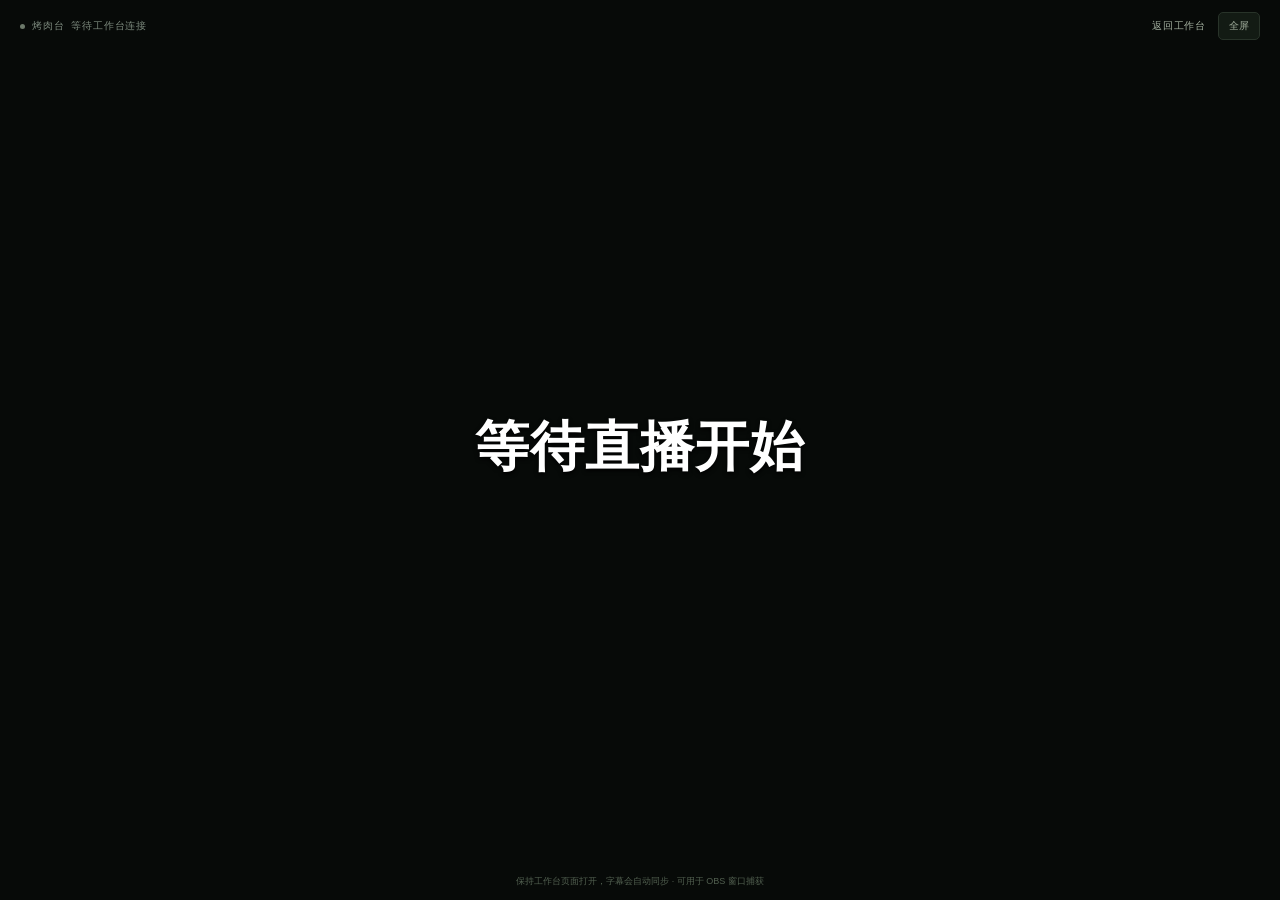
<file: static/overlay.html>
<!doctype html>
<html lang="zh-CN">
<head>
  <meta charset="utf-8">
  <meta name="viewport" content="width=device-width, initial-scale=1">
  <title>烤肉台 · 独立字幕</title>
  <link rel="icon" type="image/svg+xml" sizes="any" href="/static/favicon.svg?v=app-icon-1">
  <style>
    *{box-sizing:border-box}body{margin:0;background:#070a08;color:#fff;font-family:-apple-system,BlinkMacSystemFont,"PingFang SC","Microsoft YaHei",sans-serif;min-height:100vh;display:flex;flex-direction:column}header{display:flex;align-items:center;justify-content:space-between;padding:12px 20px;color:#7c897d;font-size:10px;letter-spacing:.8px}header>span{display:flex;align-items:center;gap:7px}.dot{width:5px;height:5px;border-radius:50%;background:#6b7869}.dot.active{background:#e1774e}button{border:1px solid #283329;background:#131b14;border-radius:5px;color:#a3b09f;padding:6px 10px;font-size:10px;cursor:pointer}button:focus-visible{outline:2px solid #e1774e;outline-offset:3px}main{flex:1;display:flex;flex-direction:column;justify-content:center;text-align:center;padding:12px 35px 35px;overflow-wrap:anywhere}#overlay-zh{font-size:clamp(24px,4.2vw,60px);font-weight:600;line-height:1.65;letter-spacing:1px;margin:0 0 12px;text-shadow:0 2px 4px #000}#overlay-ja{font-size:clamp(14px,2.2vw,30px);font-weight:400;line-height:1.65;color:#bac3b3;margin:0}footer{text-align:center;color:#526050;font-size:9px;padding:0 20px 12px}body:fullscreen header{opacity:.45}body:fullscreen footer{display:none}@media(max-width:450px){main{padding:12px 20px 25px}header{padding:12px 15px}#overlay-zh{font-size:23px}#overlay-ja{font-size:14px}}
  </style>
  <link rel="stylesheet" href="/static/navigation.css?v=ui-navigation-1">
  <script src="/static/navigation.js?v=ui-navigation-1" defer></script>
</head>
<body>
  <header><span><i id="overlay-dot" class="dot"></i>烤肉台 <span id="overlay-status">等待工作台连接</span></span><div class="overlay-navigation"><a data-return-link href="/#workspace">返回工作台</a><button id="overlay-fullscreen" type="button">全屏</button></div></header>
  <main aria-live="polite"><p id="overlay-zh">等待直播开始</p><p id="overlay-ja"></p><p id="overlay-latest" style="font-size:12px;line-height:1.8;color:#82907a;margin:15px 0 0" hidden></p></main>
  <footer id="overlay-help">保持工作台页面打开，字幕会自动同步 · 可用于 OBS 窗口捕获</footer>
  <script src="/static/overlay.js?v=ui-navigation-1" type="module"></script>
</body>
</html>
</file>
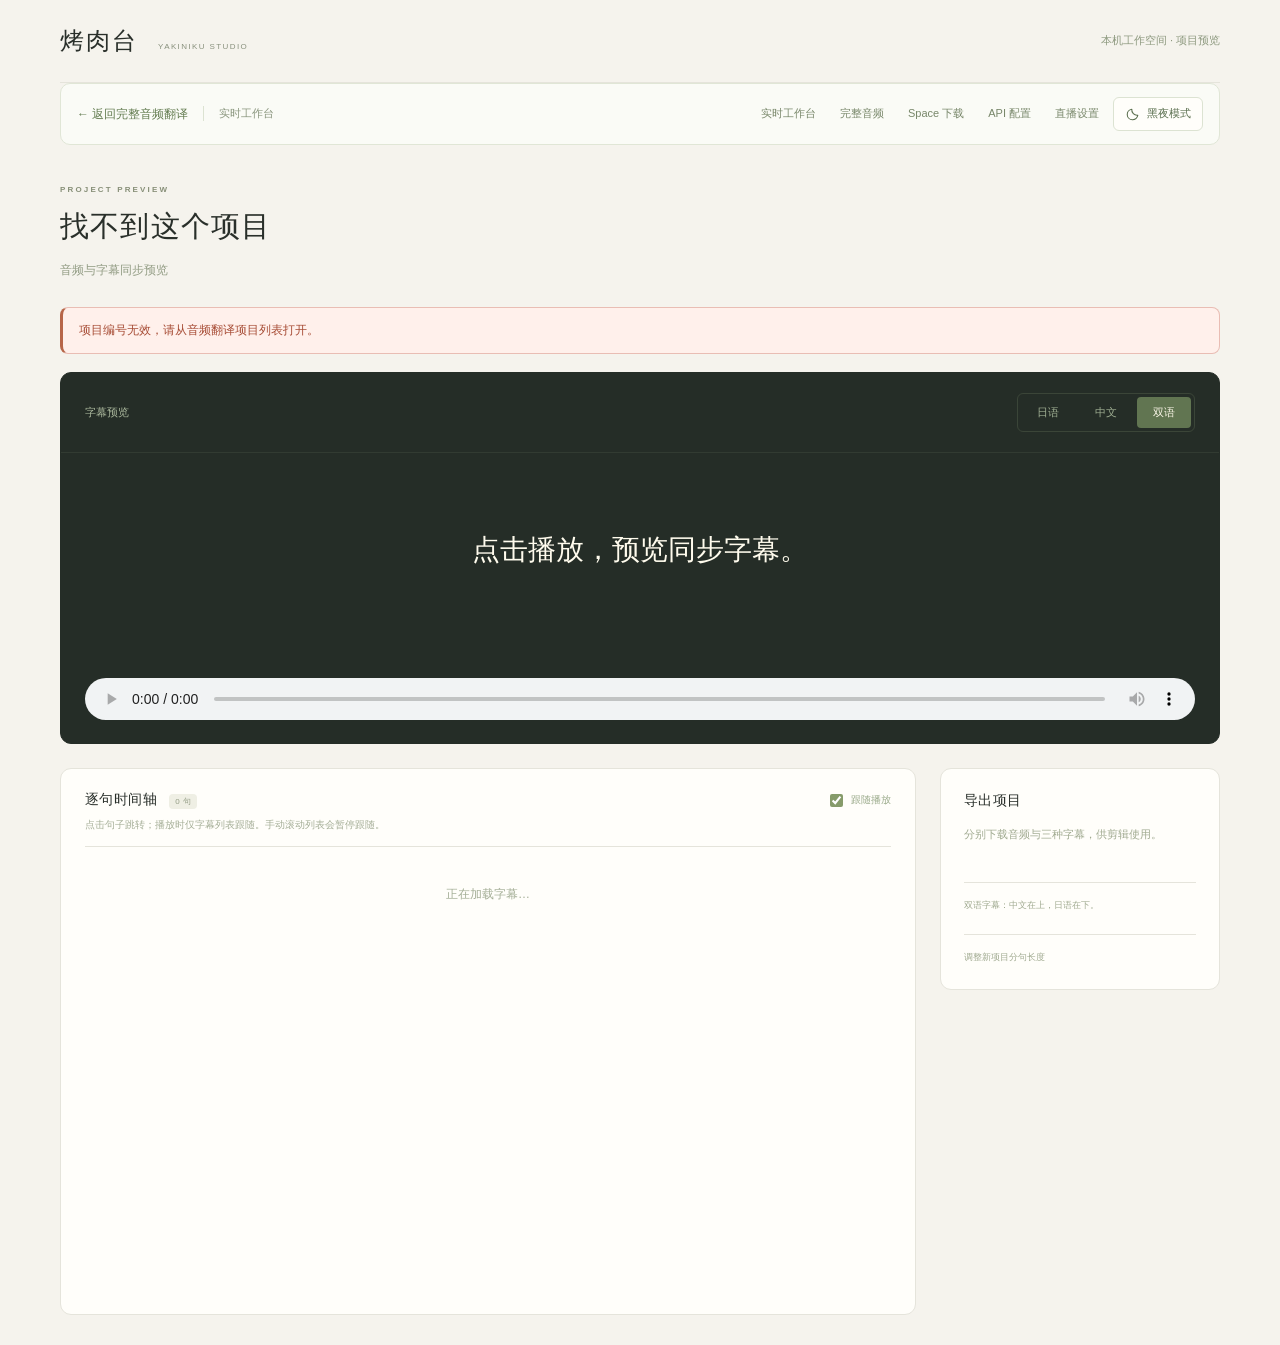
<file: static/preview.html>
<!doctype html>
<html lang="zh-CN">
<head><meta charset="utf-8"><meta name="viewport" content="width=device-width,initial-scale=1"><meta name="theme-color" content="#f5f3ed"><title>项目预览 · 烤肉台</title>
  <link rel="icon" type="image/svg+xml" sizes="any" href="/static/favicon.svg?v=app-icon-1">
  <script src="/static/theme.js?v=night-mode-1"></script>
  <link rel="stylesheet" href="/static/style.css?v=live-refinement-1">  <link rel="stylesheet" href="/static/navigation.css?v=ui-navigation-1">
  <link rel="stylesheet" href="/static/theme.css?v=night-mode-1">
  <script src="/static/navigation.js?v=ui-navigation-1" defer></script>
</head>
<body class="project-page">
  <main class="project-shell preview-shell">
    <header class="project-topbar"><a class="project-brand" href="/">烤肉台 <span>YAKINIKU STUDIO</span></a><span class="page-header-label">本机工作空间 · 项目预览</span></header>
    <nav data-app-navigation aria-label="页面导航"></nav>
    <section class="project-hero preview-hero"><div class="eyebrow">PROJECT PREVIEW</div><h1 id="preview-title">正在读取项目…</h1><p id="preview-meta">音频与字幕同步预览</p><p id="preview-source-note" class="preview-source-note" hidden>此为直播录音的精修版本 · <a id="preview-source-link" href="#">返回原始直播回放 ↗</a></p></section>
    <div id="preview-notice" class="notice" role="status" aria-live="polite" hidden></div>
    <section class="card preview-player" aria-label="音频字幕预览">
      <div class="preview-toolbar"><span id="preview-state">字幕预览</span><div class="language-switch" role="group" aria-label="字幕显示语言"><button type="button" data-language="ja" aria-pressed="false">日语</button><button type="button" data-language="zh" aria-pressed="false">中文</button><button type="button" data-language="bilingual" class="active" aria-pressed="true">双语</button></div></div>
      <div id="preview-caption" class="preview-caption" aria-live="off"><p id="preview-zh" class="preview-zh">点击播放，预览同步字幕。</p><p id="preview-ja" class="preview-ja"></p><span id="preview-caption-time" class="preview-caption-time"></span></div>
      <div class="preview-audio-wrap"><label id="audio-part-label" class="field-label" for="audio-part" hidden>音频分卷<select id="audio-part" class="text-input"></select></label><audio id="preview-audio" controls preload="metadata"></audio><p id="audio-unavailable" class="project-meta" hidden>音频正在准备，稍后会自动出现在这里。</p></div>
    </section>
    <section id="preview-refinement" class="card preview-refinement" aria-labelledby="refinement-heading" hidden>
      <div class="refinement-heading"><div><div class="eyebrow">AFTER LIVE</div><h2 id="refinement-heading">录音精准校验</h2><p>重新听取完整录音，生成独立精修项目；原录音和直播字幕继续保留。</p></div><span class="refinement-badge">MiniMax → GPT</span></div>
      <ol class="refinement-chain" aria-label="精准校验处理流程"><li><span>01</span><strong>MiniMax 音频转写</strong><small>重新识别日语</small></li><li><span>02</span><strong>GPT 日语校对</strong><small>保守修正识别文本</small></li><li><span>03</span><strong>GPT 中文翻译</strong><small>导出日语、中文、双语 SRT</small></li></ol>
      <p id="refinement-models" class="refinement-models"></p>
      <div id="refinement-progress-wrap" class="refinement-progress-wrap" hidden><progress id="refinement-progress" max="100" value="0" aria-label="精准校验进度"></progress></div>
      <p id="refinement-status" class="refinement-status" role="status" aria-live="polite">正在检查精准校验配置…</p>
      <div id="refinement-config-links" class="refinement-config-links" hidden><a href="/static/providers.html?section=asr" target="_blank" rel="noopener">配置 MiniMax 语音识别 ↗</a><a href="/static/providers.html?section=text" target="_blank" rel="noopener">配置 GPT 校对与翻译 ↗</a><button id="refinement-refresh" type="button">重新检查配置</button></div>
      <label id="refinement-consent-label" class="refinement-consent" hidden><input id="refinement-consent" type="checkbox">我确认将本项目录音发送至已配置的 MiniMax，日语文本发送至所选 GPT 服务；调用费用按服务商计费。</label>
      <div class="refinement-actions"><button id="preview-refine" class="button button-primary" type="button" disabled>开始精准校验</button><a id="refinement-project-link" class="button button-outline" href="#" hidden>查看精修项目</a></div>
      <p class="refinement-footnote">重新识别可帮助修正直播字幕，准确度仍取决于录音质量和所选模型，剪辑前请试听核对。</p>
    </section>
    <div class="preview-detail-layout">
      <section class="card preview-timeline-card"><div class="card-heading"><h2>逐句时间轴 <span id="preview-count" class="count-badge">0 句</span></h2><label class="preview-follow"><input id="follow-playback" type="checkbox" checked>跟随播放</label></div><p class="preview-timeline-help">点击句子跳转；播放时仅字幕列表跟随。手动滚动列表会暂停跟随。</p><div id="preview-timeline" class="preview-timeline" data-language="bilingual"><p class="project-empty">正在加载字幕…</p></div></section>
      <aside class="card preview-export-card"><div class="card-heading"><h2>导出项目</h2></div><p>分别下载音频与三种字幕，供剪辑使用。</p><div id="preview-downloads" class="preview-downloads"></div><p id="preview-timing-note" class="project-meta" hidden></p><p id="preview-warning" class="project-error" hidden></p><button id="preview-retry" class="button button-outline" type="button" hidden>继续处理未完成内容</button><p class="preview-export-note">双语字幕：中文在上，日语在下。</p><p class="preview-export-note"><a href="/static/import.html#subtitle-settings">调整新项目分句长度</a></p></aside>
    </div>
  </main>
  <script type="module" src="/static/preview.js?v=ui-navigation-1"></script>
</body></html>
</file>
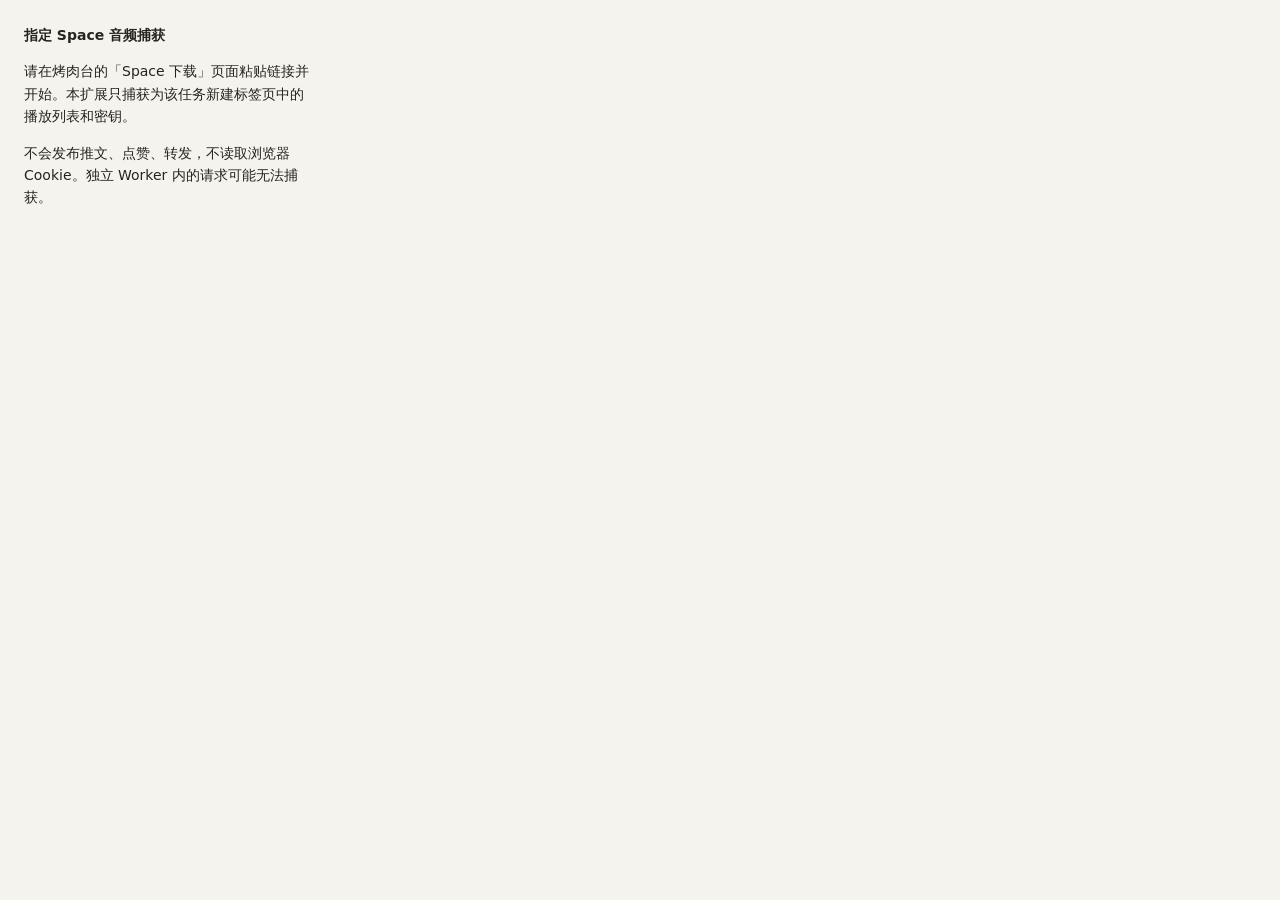
<file: browser-extension/space-capture/popup.html>
<!doctype html>
<html lang="zh-CN"><meta charset="utf-8"><title>烤肉台 Space 捕获</title>
<body style="width:290px;padding:16px;font:14px/1.6 system-ui;color:#25251e;background:#f5f3ed">
<strong>指定 Space 音频捕获</strong>
<p>请在烤肉台的「Space 下载」页面粘贴链接并开始。本扩展只捕获为该任务新建标签页中的播放列表和密钥。</p>
<p>不会发布推文、点赞、转发，不读取浏览器 Cookie。独立 Worker 内的请求可能无法捕获。</p>
</body></html>
</file>
<file: static/navigation.css>
/* A single navigation and action language across the local workspace. */
[data-app-navigation]{display:flex;align-items:center;justify-content:space-between;gap:16px 24px;border:1px solid #e0e6d6;border-radius:10px;padding:13px 16px;background:#fafbf6;margin:0 0 20px;min-width:0}
.page-navigation-context{display:flex;align-items:center;gap:15px;flex-wrap:wrap;min-width:0}
.page-back-link{color:#637c50;font-size:12px;text-decoration:none;font-weight:500;line-height:1.7;white-space:nowrap}
.page-back-link:hover{text-decoration:underline;text-underline-offset:4px}
.page-navigation-current{font-size:11px;color:#89957d;border-left:1px solid #dce3d2;padding-left:15px}
.page-navigation-tabs{display:flex;align-items:center;gap:4px;flex-wrap:wrap;justify-content:flex-end}
.page-navigation-tab{padding:8px 10px;border-radius:6px;color:#78876a;font-size:11px;text-decoration:none;white-space:nowrap;line-height:1.4}
.page-navigation-tab:hover{background:#edf2e3;color:#4e683d}
.page-navigation-tab[aria-current=page]{color:#4f6d3d;background:#e9efdd;font-weight:600}
.project-topbar{height:auto;min-height:83px;gap:14px;flex-wrap:wrap;padding:18px 0}
.page-header-label{font-size:11px;color:#8d997f;line-height:1.8}
.project-hero{padding-top:20px}
.button[aria-busy=true],button[aria-busy=true]{cursor:progress}
.button:focus-visible,a:focus-visible,button:focus-visible,input:focus-visible,select:focus-visible,textarea:focus-visible{outline:2px solid #b66c45;outline-offset:3px}
.notice[data-level=error],.notice.error{border-left:3px solid #b76649}
.notice[data-level=success],.notice.success{border-left:3px solid #7b945d}
.service-savebar [data-level=error]{color:#aa593f}
.service-savebar [role=status]{overflow-wrap:anywhere}
.overlay-navigation{display:flex;align-items:center;gap:12px}.overlay-navigation a{color:#a3b09f;font-size:10px;text-decoration:none}.overlay-navigation a:hover{text-decoration:underline}
[data-app-navigation][hidden]{display:none!important}
@media(max-width:1000px){[data-app-navigation]{align-items:flex-start;flex-direction:column;gap:9px}.page-navigation-tabs{justify-content:flex-start}.page-navigation-current{font-size:10px}}
@media(max-width:680px){[data-app-navigation]{padding:11px 12px;margin-bottom:16px;gap:8px}.page-navigation-context{gap:10px}.page-back-link{font-size:11px}.page-navigation-current{padding-left:10px}.page-navigation-tabs{gap:3px;width:100%}.page-navigation-tab{padding:8px 7px;font-size:10px}.project-topbar{min-height:68px;padding:14px 0}.page-header-label{font-size:10px}.service-savebar{gap:12px;flex-wrap:wrap}.service-save-actions{flex-wrap:wrap}.import-settings-buttons{flex-wrap:wrap}}
@media(prefers-reduced-motion:reduce){[data-app-navigation] *{scroll-behavior:auto!important}}
</file>
<file: static/style.css>
@charset "UTF-8";
:root{--bg:#f5f3ed;--card:#fffefa;--ink:#292f2a;--muted:#8b8e83;--line:#e5e4db;--accent:#d9603c;--accent-soft:#f7e7dd;--green:#63816e;--sidebar:218px;font-family:Inter,-apple-system,BlinkMacSystemFont,"PingFang SC","Microsoft YaHei",sans-serif;color:var(--ink);background:var(--bg);font-synthesis:none}
*{box-sizing:border-box}body{margin:0}button,input,textarea{font:inherit}button,a,input,textarea{-webkit-tap-highlight-color:transparent}button,a{touch-action:manipulation}button{cursor:pointer}button:disabled{cursor:not-allowed}a{color:inherit;text-decoration:none}button,input,textarea{outline:none}button:focus-visible,a:focus-visible{outline:3px solid #d9603c80;outline-offset:4px}input:focus-visible,textarea:focus-visible{border-color:var(--accent);box-shadow:0 0 0 3px #d9603c12}.icon{width:20px;height:20px;fill:none;stroke:currentColor;stroke-width:1.6;stroke-linecap:round;stroke-linejoin:round;flex-shrink:0}.icon-sprite{position:absolute;width:0;height:0;overflow:hidden}[hidden]{display:none!important}
.app-shell{min-height:100vh}.sidebar{position:fixed;left:0;top:0;bottom:0;width:var(--sidebar);border-right:1px solid var(--line);padding:31px 20px 21px;background:#efeee6;display:flex;flex-direction:column;z-index:2}.brand{display:flex;align-items:center;gap:11px;margin:0 0 55px 6px}.brand-mark{width:40px;height:40px;background:var(--accent);border-radius:12px;display:grid;place-items:center;color:#fff7ec}.brand-mark .icon{width:26px;height:26px;stroke-width:2}.brand-name{font-family:"Songti SC","Noto Serif SC",Georgia,serif;font-size:24px;font-weight:700;line-height:1.15;letter-spacing:2px}.brand-name>span{display:block;font:8px/1.4 sans-serif;letter-spacing:1.5px;margin-top:6px;color:#8c8d7c}.nav-section-label{font-size:10px;font-weight:500;letter-spacing:2px;color:#979a8b;margin:0 0 14px 13px}.navigation{display:flex;flex-direction:column;gap:7px}.nav-item{display:flex;align-items:center;gap:11px;padding:12px 13px;font-size:13px;border-radius:8px;color:#7e8374;transition:background .2s}.nav-item:hover{background:#e9e8de}.nav-item.active{background:#e5e5d9;color:#414c3c;font-weight:600}.nav-item .icon{width:18px;height:18px}.nav-dot{width:5px;height:5px;border-radius:50%;background:#7c8c64;margin-left:auto}.sidebar-note{margin:auto 10px 65px;padding-top:70px}.note-kicker{font-size:8px;letter-spacing:1.4px;color:#969a8a}.sidebar-note p{font-family:"Songti SC",Georgia,serif;font-size:21px;line-height:1.7;letter-spacing:1px;margin:15px 0 22px;color:#777e69}.note-languages{display:flex;align-items:center;gap:12px;font-size:10px;color:#919681}.note-languages .icon{width:21px}.sidebar-bottom{padding-top:20px;border-top:1px solid #dcdfd1;font-size:10px;display:flex;align-items:center;gap:7px;color:#8b9280;white-space:nowrap}.local-dot,.local-badge>span{width:5px;height:5px;border-radius:50%;background:#809179}.version{font-size:9px;color:#a5a996;margin-left:auto;letter-spacing:.5px}
.main-content{margin-left:var(--sidebar);padding:0 40px;max-width:1810px}.topbar{height:87px;border-bottom:1px solid var(--line);display:flex;align-items:center;justify-content:space-between;gap:20px}.breadcrumb{font-size:11px;color:#95988c;display:flex;align-items:center;gap:15px}.breadcrumb>span{color:#bec1b3}.breadcrumb>strong{font-size:11px;font-weight:500;color:#676d5d}.topbar-actions{display:flex;align-items:center;gap:23px}.local-badge{display:flex;align-items:center;gap:7px;font-size:10px;color:#7b826e}.button{display:inline-flex;align-items:center;justify-content:center;gap:9px;min-height:40px;padding:10px 17px;border:1px solid transparent;border-radius:7px;font-size:12px;font-weight:500;line-height:1.3;transition:background .15s,box-shadow .15s,transform .15s;white-space:nowrap}.button:active:not(:disabled){transform:translateY(1px)}.button .icon{width:17px;height:17px}.button-quiet{color:#646c5c;border-color:#dedfd3;background:transparent;min-height:34px;padding:8px 12px;font-size:11px}.button-quiet:hover{background:#eaeade}.button-outline{border-color:#dedfd3;background:transparent;color:#6f7565}.button-outline:hover{background:#ecebdf}.button-primary{background:var(--accent);border-color:var(--accent);color:#fff9f2;box-shadow:0 3px 5px #a3492510}.button-primary:hover{background:#c95331;border-color:#c95331}.button-primary:disabled{background:#d5c2b5;border-color:#d5c2b5;box-shadow:none}.button-stop{background:transparent;border-color:#e3e2d6;color:#747a69}.button-stop:hover:not(:disabled){border-color:#d49b85;color:#b95a3c;background:#fff5ef}.button-stop:disabled{color:#b6b8aa;border-color:#e9e8df;background:#fbfaf4}.button-icon{border:0;background:transparent;color:#929784;width:32px;height:32px;border-radius:6px;display:grid;place-items:center}.button-icon:hover{background:#eeeee4;color:#5e6955}.button-icon .icon{width:17px;height:17px}.page-heading{padding:34px 0 31px;display:flex;align-items:center;justify-content:space-between;gap:22px}.eyebrow{font-size:8px;letter-spacing:2.15px;font-weight:600;color:#878f78;display:flex;align-items:center;gap:7px}.eyebrow>span{width:4px;height:4px;border-radius:50%;background:var(--accent)}h1{font-family:"Songti SC","Noto Serif SC","STSong",Georgia,serif;font-size:38px;line-height:1.4;font-weight:500;letter-spacing:1.2px;margin:12px 0 8px}h1 em{font-style:normal;color:var(--accent)}.page-heading p{font-size:11px;letter-spacing:.45px;color:#909582;line-height:1.8;margin:0}.page-heading>.button{margin-top:20px;min-height:36px;font-size:10px;padding:10px 13px}.page-heading>.button .icon{width:14px;height:14px;fill:transparent}
.notice{border:1px solid #e7c8b4;background:#fff2e4;color:#835b35;border-radius:8px;font-size:12px;line-height:1.7;padding:12px 16px;margin-bottom:18px;overflow-wrap:anywhere}.notice.error,.notice[data-level="error"],.notice[data-type="error"]{border-color:#e9bdb4;background:#fff0eb;color:#a74c35}.notice.success,.notice[data-level="success"],.notice[data-type="success"]{border-color:#d1dbcb;background:#eff5eb;color:#55734d}.workspace-grid{display:grid;grid-template-columns:minmax(0,1fr) 310px;gap:22px;align-items:start}.card{background:var(--card);border:1px solid var(--line);border-radius:11px;overflow:hidden}.monitor-card{background:#252d27;border-radius:11px;color:#f1f1e5;overflow:hidden;min-height:352px;display:flex;flex-direction:column;position:relative;box-shadow:0 4px 15px #25312105}.monitor-card:fullscreen{width:100vw;height:100vh;max-height:none;border-radius:0;justify-content:center;padding:5vh 4vw}.monitor-card:fullscreen .caption-display{flex:1;display:flex;flex-direction:column;align-items:center;justify-content:center}.monitor-card:fullscreen .live-zh{font-size:clamp(30px,4.5vw,90px)}.monitor-card:fullscreen .live-ja{font-size:clamp(18px,2.4vw,40px)}.monitor-topline{padding:20px 23px;display:flex;align-items:center;justify-content:space-between;gap:20px;font-size:9px;color:#b5bba6}.monitor-label{display:flex;align-items:center;gap:8px;white-space:nowrap}.status-dot{height:5px;width:5px;background:#92987d;border-radius:50%;box-shadow:0 0 0 4px #abb4920d}.status-dot.active,.status-dot.recording,.is-recording .status-dot{background:#df7650;box-shadow:0 0 0 4px #df765018;animation:pulse 1.6s infinite}.source-label{font-size:8px;color:#828d77;white-space:nowrap;overflow:hidden;text-overflow:ellipsis;max-width:65%}.waveform-wrap{height:64px;position:relative;margin:0 23px 0;border-top:1px solid #8c9a7c10}.waveform-wrap canvas{display:block;width:100%;height:64px}.waveform-idle{position:absolute;bottom:0;left:0;color:#6d7c61;font-size:6px;font-family:monospace;letter-spacing:2px;pointer-events:none}.caption-display{padding:17px 24px 24px;text-align:center;min-height:190px;display:flex;flex-direction:column;justify-content:center;gap:0}.caption-language{font-size:7px;letter-spacing:1.7px;color:#8c997b;margin-bottom:17px}.caption-language span{margin:0 8px;color:#a8b28f}.live-ja{font-size:12px;line-height:1.8;color:#b4bd9f;margin:0 0 10px;font-weight:400;overflow-wrap:anywhere}.live-zh{font-family:"Songti SC","Noto Serif SC",Georgia,serif;font-size:25px;font-weight:500;letter-spacing:1px;line-height:1.7;color:#f8f7e9;margin:0;overflow-wrap:anywhere}.monitor-footer{border-top:1px solid #87957722;margin-top:auto;padding:12px 20px;display:flex;align-items:center;justify-content:space-between;gap:10px;background:#202820}.audio-meter{display:flex;align-items:center;gap:9px;font-size:8px;color:#839378}.audio-meter>.icon{width:14px;height:14px;stroke:#859a72}meter{width:51px;height:5px;appearance:none;-webkit-appearance:none;background:#475442;border:0;border-radius:5px;overflow:hidden}meter::-webkit-meter-bar{height:5px;background:#475442;border:0;border-radius:5px}meter::-webkit-meter-optimum-value{background:#adbb85;border-radius:5px}meter::-moz-meter-bar{background:#adbb85}.monitor-tools{display:flex;align-items:center;gap:15px}.monitor-tool{display:flex;align-items:center;gap:6px;background:transparent;border:0;color:#a9b39a;font-size:8px;padding:2px}.monitor-tool:hover{color:#f5f3e6}.monitor-tool .icon{width:14px;height:14px}.monitor-tool.icon-only{border-left:1px solid #87957733;border-radius:0;padding-left:14px}.session-card{padding:20px;min-height:352px}.card-heading{display:flex;align-items:center;justify-content:space-between;gap:12px;margin-bottom:22px}.card-heading h2{font-size:13px;font-weight:600;letter-spacing:.4px;margin:0;white-space:nowrap}.tiny-label{font-size:6px;letter-spacing:1.3px;color:#a6ac97;white-space:nowrap}.field-label{display:block;font-size:10px;font-weight:500;color:#727d64;margin:0 0 8px}.field-label>span{font-weight:400;font-size:9px;color:#b3b6a6;margin-left:3px}.text-input{width:100%;background:#fffefa;border:1px solid #dfdfd2;border-radius:6px;min-height:39px;padding:10px 11px;font-size:11px;line-height:1.5;color:#4b5741;transition:border-color .15s,box-shadow .15s;resize:vertical}.text-input::placeholder{color:#b6b8a7}.session-title{background:#faf9f2}.session-clock{display:flex;align-items:center;justify-content:space-between;margin:16px 0 18px}.session-clock>span{font-size:9px;color:#949c86;display:flex;align-items:center;gap:6px}.session-clock .icon{width:12px;height:12px}.session-clock>strong{font-family:"SFMono-Regular",Consolas,monospace;font-size:16px;letter-spacing:1px;font-weight:400;color:#5b6a4d;font-variant-numeric:tabular-nums}.start-button{width:100%;font-size:11px;min-height:42px;padding:12px 8px}.record-icon{width:9px;height:9px;border-radius:50%;background:currentColor;border:2px solid #fff5e970;box-shadow:0 0 0 2px #fff9f233;flex-shrink:0}.session-card>.button-stop{margin-top:8px;min-height:33px;padding:7px;width:100%;font-size:10px}.button-stop>.icon{width:12px;height:12px}.capture-help{margin-top:17px;padding-top:14px;border-top:1px solid #ebeade;font-size:8px;color:#909a7f;line-height:1.9}.help-heading{font-size:9px;font-weight:500;color:#6f7e60}.capture-help ol{margin:7px 0 0;padding-left:16px}.capture-help li{padding-left:2px}.capture-help strong{font-weight:500;color:#697c56}.capture-help p{margin:7px 0 0;font-size:8px;color:#a2aa94}.session-save-note{display:flex;align-items:center;gap:5px;margin:13px 0 0;font-size:8px;color:#8e997d}.session-save-note .icon{width:11px;height:11px;color:#7d9965}
.transcript-card{min-height:297px;display:flex;flex-direction:column}.transcript-heading{padding:17px 21px;margin:0;border-bottom:1px solid #ebeade}.heading-with-icon{display:flex;align-items:center;gap:9px}.heading-with-icon>.icon{width:17px;height:17px;color:#919d81}.count-badge{background:#efefe4;color:#949d85;font-size:8px;font-weight:400;border-radius:4px;padding:3px 6px;white-space:nowrap}.subtle-text{color:#a4ab95;font-size:8px}.transcript-list{min-height:209px;max-height:420px;overflow-y:auto;scrollbar-width:thin;scrollbar-color:#dce0cf transparent;padding:0 21px}.empty-transcript{padding:38px 12px 30px;text-align:center}.empty-lines{display:flex;flex-direction:column;gap:5px;align-items:center;margin-bottom:17px}.empty-lines span{height:3px;width:40px;border-radius:3px;background:#dddfd2}.empty-lines span:nth-child(2){width:55px;background:#e7e8dc}.empty-lines span:nth-child(3){width:29px;background:#ececdf}.empty-transcript h3{font-family:"Songti SC",Georgia,serif;font-size:15px;font-weight:500;color:#889375;margin:0 0 9px;letter-spacing:.7px}.empty-transcript p{font-size:9px;line-height:1.7;color:#a7ae98;margin:0 0 12px}.empty-detail{font-size:7px;letter-spacing:1.5px;color:#b4bba4}.transcript-footer{margin-top:auto;padding:12px 21px;border-top:1px solid #ebeade;display:flex;align-items:center;justify-content:space-between;gap:12px}.transcript-footer>.subtle-text{display:flex;align-items:center;gap:5px}.small-dot{width:3px;height:3px;background:#aeb79c;border-radius:50%;display:inline-block}.format-note{color:#a0aa8e;letter-spacing:1px;font-size:7px}.format-note span{color:#ccd0bd;margin:0 4px}.recordings-card{padding:16px 20px 0;min-height:297px;display:flex;flex-direction:column}.recordings-card>.card-heading{margin-bottom:11px;min-height:22px}.recordings-card .heading-with-icon{gap:8px}.recordings-card .card-heading h2{font-size:12px}.export-formats{display:flex;align-items:center;gap:13px;border-bottom:1px solid #ebeade;padding-bottom:14px;white-space:nowrap;color:#a6ad95;font-size:7px}.export-formats b{font-size:8px;letter-spacing:.3px;color:#869574;font-weight:500;margin-right:3px}.recordings-list{flex:1;max-height:440px;overflow-y:auto;scrollbar-width:thin;scrollbar-color:#dce0cf transparent}.library-empty{padding:26px 5px 24px;text-align:center}.library-empty>.icon{width:25px;height:25px;color:#b4bea3;stroke-width:1.2;margin-bottom:6px}.library-empty p{font-size:11px;color:#919e7f;margin:5px 0 8px}.library-empty>span{font-size:8px;color:#b1b99f;line-height:1.8}.library-footnote{border-top:1px solid #ebeade;padding:11px 0;font-size:7px;color:#b0b89e;line-height:1.6}.page-footer{display:flex;justify-content:space-between;align-items:center;gap:20px;margin:24px 0 24px;padding-top:16px;border-top:1px solid var(--line);color:#a4ab94;font-size:8px;letter-spacing:.2px}.footer-dot{margin:0 6px;color:#bfc5af}
/* Dynamic transcript and library content is added by app.js. */
.transcript-item,.transcript-row,.segment{display:grid;grid-template-columns:62px minmax(0,1fr);gap:14px;padding:16px 0;border-bottom:1px solid #edeee3}.transcript-item:last-child,.transcript-row:last-child,.segment:last-child{border-bottom:0}.transcript-time,.segment-time,.timestamp{font-size:8px;font-family:"SFMono-Regular",Consolas,monospace;color:#a5ae94;padding-top:3px;white-space:nowrap}.transcript-ja,.segment-ja,.ja{color:#9ba68b;font-size:10px;line-height:1.8;margin:0 0 5px;overflow-wrap:anywhere}.transcript-zh,.segment-zh,.zh{color:#596a49;font-size:12px;line-height:1.8;margin:0;overflow-wrap:anywhere}.transcript-item.pending,.transcript-row.pending{opacity:.7}.recording-item,.recording{padding:15px 0;border-bottom:1px solid #edeee3}.recording-item:last-child,.recording:last-child{border-bottom:0}.recording-title{font-size:11px;color:#5f7250;margin:0 0 7px;font-weight:500;line-height:1.6;overflow-wrap:anywhere}.recording-meta{font-size:8px;color:#a3ad93;line-height:1.7;margin-bottom:10px}.recording-links,.recording-downloads{display:flex;flex-wrap:wrap;gap:6px}.recording-links a,.recording-downloads a,.download-link{display:inline-flex;align-items:center;gap:4px;padding:5px 7px;background:#f1f3e7;border:1px solid #e4e8d6;color:#84976d;font-size:8px;border-radius:4px;line-height:1.4}.recording-links a:hover,.recording-downloads a:hover,.download-link:hover{background:#e8eddb;color:#667f4e}.recording-links a .icon{width:10px;height:10px}.error-text{color:#bc6545}.success-text{color:#78925e}
.settings-dialog{border:1px solid #dddccf;border-radius:14px;max-width:min(550px,calc(100vw - 32px));width:550px;padding:28px;background:var(--card);color:var(--ink);box-shadow:0 20px 90px #22291930}.settings-dialog::backdrop{background:#232c2466;backdrop-filter:blur(4px)}.dialog-header{display:flex;align-items:flex-start;justify-content:space-between;gap:15px;margin-bottom:26px}.dialog-header h2{font-family:"Songti SC",Georgia,serif;font-size:25px;letter-spacing:.5px;font-weight:500;margin:10px 0 0}.dialog-header .eyebrow{font-size:7px;letter-spacing:1.6px}.dialog-header .button-icon{margin-top:-6px;margin-right:-7px}.settings-dialog .text-input{font-size:12px;min-height:42px}.settings-dialog .field-label{font-size:11px}.field-help{font-size:10px;line-height:1.9;color:#9ba48e;margin:8px 0 19px}.form-columns{display:grid;grid-template-columns:1fr 1fr;gap:15px;margin-bottom:22px}.settings-status{font-size:11px;line-height:1.8;color:#7b9166;margin:10px 0;min-height:0;overflow-wrap:anywhere}.dialog-actions{margin-top:23px;border-top:1px solid var(--line);padding-top:20px;display:flex;align-items:center;justify-content:space-between;gap:15px}.dialog-actions>span{font-size:9px;color:#a7af98;line-height:1.8}.dialog-actions .button{font-size:11px;padding:11px 15px;min-height:40px}
.settings-dialog{width:640px;max-width:min(640px,calc(100vw - 32px));max-height:calc(100dvh - 48px);overflow-y:auto;scrollbar-width:thin;scrollbar-color:#d8ddcb transparent}.settings-dialog select.text-input{appearance:auto;cursor:pointer;background:#fffefa;padding-right:8px}.settings-dialog .form-columns{margin-bottom:13px}.mode-help{margin-top:-2px;margin-bottom:21px}.segment-settings{padding:13px 15px 0;margin:0 0 20px;border:1px solid #e4e7d7;border-radius:7px;background:#f7f8ee}.segment-settings .text-input{max-width:100px}.advanced-settings{border:1px solid #e1e5d3;border-radius:7px;padding:13px 15px;margin-bottom:23px;background:#fafbf3}.advanced-settings>summary{font-size:11px;color:#6d7e5b;cursor:pointer;line-height:1.7}.advanced-settings>summary>span{font-size:9px;color:#a7af96;margin-left:5px}.advanced-settings>.field-help{margin:10px 0 13px}.advanced-role{padding-top:13px;border-top:1px solid #e7eadd}.advanced-role+.advanced-role{margin-top:17px}.advanced-role h3{margin:0 0 12px;font-size:11px;font-weight:600;color:#6e805b}.advanced-role .field-label{margin-top:11px}.checkbox-label{display:flex;align-items:center;gap:7px;font-size:10px;line-height:1.8;color:#8c997a;margin-top:10px}.checkbox-label input{accent-color:#d9603c;margin:0;flex-shrink:0}.checkbox-label:has(input:disabled){color:#b3bba5}.api-destinations{padding:12px 14px;border-radius:6px;background:#f0f3e7;border:1px solid #e4e8d8;color:#7d8f68;font-size:10px;line-height:1.8}.api-destinations>strong{font-size:10px;font-weight:500}.api-destinations p{margin:5px 0 0;font-size:9px;color:#929f7e;overflow-wrap:anywhere;white-space:pre-line}.config-check{display:flex;align-items:center;gap:14px;margin:19px 0 12px}.config-check>.button{font-size:10px;min-height:34px;padding:8px 11px}.config-check>.button:disabled{opacity:.5}.config-check>p{font-size:9px;line-height:1.8;margin:0;color:#a2ac91;max-width:270px}.settings-status{white-space:pre-line}.settings-status[data-level="error"]{color:#b66947}.settings-status[data-level="success"]{color:#7b9166}
.model-picker{padding:13px 15px 0;margin:0 0 16px;border:1px solid #e1e5d3;border-radius:7px;background:#fafbf3}.model-picker-header{display:flex;align-items:center;justify-content:space-between;gap:14px;margin-bottom:10px}.model-picker-header .field-label{margin:0}.model-picker-header .button{font-size:10px;min-height:32px;padding:7px 11px;white-space:nowrap}.model-picker .model-search{margin-bottom:9px}.model-picker .field-help{margin:8px 0 13px;overflow-wrap:anywhere}.model-picker select{max-width:100%;text-overflow:ellipsis}.model-picker [data-level="error"]{color:#b66947}.model-picker button:disabled,.model-picker select:disabled{opacity:.55}
.retry-button{border:1px solid #e8d8c5;background:#faf1e5;color:#9d7955;border-radius:5px;font-size:8px;padding:6px 8px;margin-top:10px;line-height:1.5}.retry-button:hover{background:#f5e5d2}.retry-button:disabled{opacity:.6}.pending-text{color:#a6b095;font-size:10px}.transcript-list .transcript-item>div{min-width:0}
@keyframes pulse{50%{box-shadow:0 0 0 5px #df765000;opacity:.65}}
@media(min-width:1500px){:root{--sidebar:240px}.main-content{padding:0 55px}.workspace-grid{grid-template-columns:minmax(0,1fr) 340px;gap:24px}.monitor-card{min-height:386px}.caption-display{min-height:224px}.session-card{min-height:386px;padding:24px}.monitor-topline{padding:23px 27px}.waveform-wrap{margin:0 27px}.live-zh{font-size:30px}.live-ja{font-size:14px}.card-heading h2{font-size:14px}.session-card>.card-heading{margin-bottom:25px}.capture-help{font-size:9px;line-height:2.1}.capture-help p,.session-save-note{font-size:9px}.help-heading{font-size:10px}.session-clock{margin:19px 0}.start-button{min-height:44px;font-size:12px}.session-card>.button-stop{min-height:35px}.transcript-card,.recordings-card{min-height:310px}.transcript-list{min-height:222px}.empty-transcript{padding:44px 12px 32px}.library-empty{padding:32px 5px 24px}.page-heading{padding:38px 0 36px}h1{font-size:43px}.page-heading p{font-size:12px}}
@media(max-width:1180px){:root{--sidebar:185px}.main-content{padding:0 25px}.sidebar{padding:29px 14px 20px}.brand{gap:9px;margin-left:6px}.brand-mark{width:33px;height:33px;border-radius:10px}.brand-mark .icon{width:22px;height:22px}.brand-name{font-size:21px}.brand-name>span{font-size:6px;letter-spacing:1.3px}.nav-item{font-size:11px;padding:12px 11px}.sidebar-note{margin-left:11px}.sidebar-note p{font-size:18px}.note-kicker{font-size:6px}.sidebar-bottom{font-size:8px}.workspace-grid{grid-template-columns:minmax(0,1fr) 275px;gap:17px}h1{font-size:33px}.page-heading p{font-size:10px}.page-heading{padding:28px 0}.page-heading>.button{font-size:9px;gap:6px;padding:8px 10px}.live-zh{font-size:23px}.monitor-topline{padding:19px 19px}.monitor-footer{padding:12px 17px}.session-card{padding:18px}.card-heading h2{font-size:12px}.tiny-label{font-size:5px}.subtle-text{font-size:7px}.transcript-heading{padding:17px}.transcript-heading .heading-with-icon{gap:6px}.transcript-heading .heading-with-icon>.icon{width:15px}.transcript-list{padding:0 17px}.recordings-card{padding:16px 17px 0}.export-formats{gap:9px}.caption-display{padding-left:18px;padding-right:18px}.sidebar-bottom .version{font-size:8px}.source-label{font-size:7px}.session-clock>strong{font-size:15px}}
@media(max-width:960px){:root{--sidebar:76px}.sidebar{padding:25px 12px 20px;align-items:center}.brand{margin:0 0 49px;display:block}.brand-mark{width:39px;height:39px}.brand-name,.nav-section-label,.nav-item>span,.sidebar-note,.sidebar-bottom{display:none}.navigation{width:100%;gap:14px}.nav-item{padding:14px 0;justify-content:center}.nav-item .icon{width:21px;height:21px}.main-content{padding:0 25px}.topbar{height:76px}.workspace-grid{grid-template-columns:minmax(0,1fr) 270px;gap:17px}.caption-display{min-height:187px}.monitor-card{min-height:350px}.session-card{min-height:350px}.page-heading{padding:28px 0}.page-heading>.button{padding:9px 11px}h1{font-size:33px}.source-label{max-width:58%}.page-heading p{letter-spacing:0}.live-zh{font-size:22px}.live-ja{font-size:11px}.monitor-tools{gap:9px}.audio-meter{gap:6px}.monitor-tool{font-size:7px}.monitor-tool.icon-only{padding-left:9px}.audio-meter>span{font-size:7px}}
@media(max-width:790px){.main-content{padding:0 21px}.workspace-grid{grid-template-columns:minmax(0,1fr)}.monitor-card{grid-row:1;min-height:338px}.session-card{grid-row:2;min-height:0;display:grid;grid-template-columns:1fr 1fr;column-gap:20px;align-items:start;padding:20px}.session-card>.card-heading{grid-column:1/-1;margin-bottom:20px}.session-card>.field-label{grid-column:1;grid-row:2}.session-card>.session-title{grid-column:1;grid-row:3}.session-clock{grid-column:2;grid-row:2/4;margin:12px 0}.session-card>.start-button{grid-column:1;grid-row:4;margin-top:14px}.session-card>.button-stop{grid-column:2;grid-row:4;min-height:42px;margin-top:14px}.capture-help{grid-column:1/-1;grid-row:5;padding-top:12px;font-size:9px;line-height:1.7;margin-top:15px}.capture-help ol{display:flex;gap:26px;flex-wrap:wrap;padding-left:15px;margin-top:9px}.capture-help p{font-size:8px;margin-top:8px}.session-save-note{grid-column:1/-1;grid-row:6;font-size:8px;margin-top:8px}.transcript-card{grid-row:3}.recordings-card{grid-row:4;min-height:260px}.transcript-heading .subtle-text{font-size:8px}.library-empty{padding:26px 5px 30px}.export-formats{font-size:8px}.page-footer{font-size:7px}.page-heading{align-items:flex-start;gap:12px}.page-heading>.button{margin-top:43px;min-height:33px;font-size:8px;padding:8px 9px}.page-heading>.button .icon{width:12px;height:12px}h1{font-size:29px;letter-spacing:.7px}.page-heading p{font-size:9px}.eyebrow{font-size:7px;letter-spacing:1.7px}.caption-display{min-height:180px}.live-zh{font-size:26px}.source-label{font-size:8px}.monitor-label{font-size:9px}.audio-meter>span,.monitor-tool{font-size:8px}.monitor-tools{gap:15px}.monitor-tool.icon-only{padding-left:14px}.topbar-actions{gap:15px}}
@media(max-width:540px){:root{--sidebar:0px}.sidebar{position:relative;width:100%;height:64px;flex-direction:row;justify-content:space-between;align-items:center;border-right:0;border-bottom:1px solid var(--line);padding:0 18px}.brand{display:flex;gap:9px;margin:0}.brand-mark{width:31px;height:31px;border-radius:9px}.brand-mark .icon{width:21px;height:21px}.brand-name{display:block;font-size:21px;letter-spacing:1px}.brand-name>span{display:none}.navigation{width:auto;flex-direction:row;gap:5px}.nav-item{padding:8px 12px}.nav-item .icon{width:18px;height:18px}.main-content{margin:0;padding:0 17px}.topbar{height:58px}.breadcrumb{font-size:9px;gap:9px}.breadcrumb>strong{font-size:9px}.topbar-actions{gap:10px}.local-badge{font-size:8px;gap:5px}.button-quiet{font-size:9px;padding:7px 9px;min-height:29px;gap:6px}.button-quiet .icon{width:13px;height:13px}.page-heading{position:relative;display:block;padding:27px 0 23px}.eyebrow{font-size:6px;letter-spacing:1.5px}h1{font-size:30px;margin-top:10px;margin-bottom:7px}.page-heading p{font-size:9px;max-width:220px;line-height:1.9}.page-heading>.button{position:absolute;right:0;bottom:25px;margin:0;font-size:8px;min-height:29px;padding:7px 8px;gap:4px}.page-heading>.button .icon{width:11px;height:11px}.workspace-grid{gap:16px}.monitor-card{min-height:327px}.monitor-topline{padding:18px}.source-label{font-size:7px}.waveform-wrap{height:59px;margin:0 18px}.waveform-wrap canvas{height:59px}.caption-display{min-height:177px;padding:15px 20px 23px}.caption-language{font-size:6px;margin-bottom:15px}.live-zh{font-size:23px;line-height:1.7}.live-ja{font-size:11px}.monitor-footer{padding:12px 16px}.audio-meter{gap:6px}.audio-meter>span{font-size:7px}meter{width:38px}.monitor-tool{font-size:7px}.monitor-tools{gap:11px}.monitor-tool.icon-only{padding-left:11px}.monitor-tool .icon{width:13px;height:13px}.session-card{padding:18px;column-gap:13px}.session-card>.card-heading{margin-bottom:18px}.session-card>.start-button{font-size:9px;gap:7px;min-height:40px}.session-card>.button-stop{min-height:40px;font-size:9px}.record-icon{width:7px;height:7px}.session-clock>strong{font-size:14px}.session-clock>span{font-size:8px;gap:4px}.session-clock .icon{width:11px}.capture-help ol{display:block;margin-top:5px}.capture-help li{padding:2px 0 2px 2px}.capture-help{font-size:9px}.help-heading{font-size:10px}.session-save-note{font-size:8px}.transcript-heading{padding:16px}.transcript-heading .subtle-text{font-size:7px}.transcript-list{padding:0 16px}.empty-transcript{padding:34px 5px}.empty-transcript p{font-size:8px}.transcript-footer{padding:12px 16px}.transcript-footer .subtle-text{font-size:7px}.page-footer{align-items:flex-start;font-size:7px;line-height:1.8;margin-top:21px;gap:10px}.page-footer>span:first-child{white-space:nowrap}.page-footer>span:last-child{text-align:right}.settings-dialog{padding:22px}.dialog-header h2{font-size:23px}.form-columns{grid-template-columns:1fr;gap:18px}.dialog-actions{gap:10px}.dialog-actions>span{font-size:8px;max-width:145px}.dialog-actions .button{padding:10px 11px;font-size:10px;gap:6px}.notice{font-size:11px;padding:11px 13px}.transcript-item,.transcript-row,.segment{grid-template-columns:50px minmax(0,1fr);gap:9px}.transcript-time,.segment-time,.timestamp{font-size:7px}.transcript-zh,.segment-zh,.zh{font-size:11px}}
@media(prefers-reduced-motion:reduce){*{scroll-behavior:auto!important;animation:none!important;transition:none!important}}
/* Full audio projects and synchronized subtitle preview. */
.project-page{min-height:100vh}.project-shell{width:min(1160px,calc(100% - 64px));margin:0 auto;padding-bottom:30px}.project-topbar{height:86px;display:flex;align-items:center;justify-content:space-between;border-bottom:1px solid var(--line);gap:20px}.project-brand{font-family:"Songti SC",Georgia,serif;font-size:24px;font-weight:600;letter-spacing:2px}.project-brand>span{font:8px/1.4 sans-serif;letter-spacing:1.4px;color:#89917e;margin-left:12px}.project-topbar>.button{font-size:11px}.project-hero{padding:44px 0 35px}.project-hero h1{font-size:36px;line-height:1.4;margin:12px 0 12px;overflow-wrap:anywhere}.project-hero p{font-size:12px;color:#929c84;line-height:1.9;margin:0}.import-layout{display:grid;grid-template-columns:360px minmax(0,1fr);gap:24px;align-items:start}.import-form-card{padding:25px}.import-form-card .card-heading h2,.import-library .card-heading h2{font-size:15px}.audio-dropzone{border:1.5px dashed #cbd3bb;border-radius:9px;min-height:215px;display:flex;align-items:center;justify-content:center;flex-direction:column;gap:10px;background:#f7f8ef;text-align:center;transition:background .2s,border-color .2s;margin-bottom:24px}.audio-dropzone.dragover{border-color:var(--accent);background:#fbede4}.upload-glyph{font-size:32px;color:#a2b18d;font-weight:300;line-height:1.2}.audio-dropzone>strong{font-size:14px;color:#71825c;font-weight:500}.audio-dropzone>span:not(.upload-glyph){font-size:11px;color:#a2aa95}.audio-dropzone .button{font-size:11px;min-height:34px;margin-top:7px}.selected-audio{border:1px solid #e1e6d2;background:#f0f3e7;padding:10px 12px;margin-top:-10px;margin-bottom:20px;font-size:12px;color:#6f8258;border-radius:6px;overflow-wrap:anywhere;line-height:1.7}.import-form-card .field-label{font-size:12px}.import-form-card .text-input{font-size:12px;min-height:43px}.import-privacy{font-size:11px;line-height:1.9;margin:12px 0 20px}.import-submit{width:100%;min-height:43px;font-size:12px}.import-tip{border-top:1px solid var(--line);padding-top:17px;margin:20px 0 0;font-size:10px;color:#a0a98f;line-height:1.9}.upload-progress{margin-top:17px;display:flex;flex-direction:column;gap:8px;font-size:10px;color:#82946b}progress{width:100%;height:6px;border:0;background:#eceee1;border-radius:8px;overflow:hidden;accent-color:#8ea46c}progress::-webkit-progress-bar{background:#eceee1;border-radius:8px}progress::-webkit-progress-value{background:#8ea46c;border-radius:8px}.import-library{padding:25px}.import-library>.card-heading{align-items:flex-start;padding-bottom:20px;border-bottom:1px solid var(--line);margin-bottom:0}.import-library>.card-heading p{font-size:10px;color:#a0aa92;line-height:1.8;margin:8px 0 0}.import-library>.card-heading>.button{font-size:10px;min-height:30px;padding:7px 10px}.project-empty{padding:35px 15px;text-align:center;line-height:2;color:#a4ae96;font-size:12px;margin:0}.import-project{padding:23px 0;border-bottom:1px solid var(--line)}.import-project:last-child{border-bottom:0;padding-bottom:2px}.import-project-top{display:flex;align-items:baseline;justify-content:space-between;gap:16px}.import-project-title{font-size:15px;line-height:1.7;color:#5c7250;overflow-wrap:anywhere}.import-project-title:hover{text-decoration:underline;text-underline-offset:4px}.project-status{font-size:9px;padding:4px 7px;border-radius:4px;background:#edf1e3;color:#81956c;white-space:nowrap;flex-shrink:0}.project-status[data-stage="failed"],.project-status[data-stage="interrupted"]{background:#faeadd;color:#b07855}.project-meta{font-size:10px;line-height:1.8;color:#a0aa91;margin:8px 0 12px}.import-project>progress{display:block;margin:14px 0 0}.project-error{color:#b16e4e;font-size:11px;line-height:1.8;overflow-wrap:anywhere;margin:12px 0}.project-actions{gap:7px;margin-top:13px}.project-actions a{font-size:10px;padding:7px 9px}.project-actions .project-preview-link{background:#e8edda;color:#68814e;border-color:#dce4c9}.project-actions .retry-button{margin:0;padding:7px 9px;font-size:10px}.project-footer{margin-top:28px;padding-top:20px;border-top:1px solid var(--line);font-size:10px;color:#a2ab94;text-align:center;line-height:1.8}.import-entry{grid-column:1/-1;padding:21px 24px;display:flex;justify-content:space-between;align-items:center;gap:20px}.import-entry h2{font-size:15px;margin:0 0 7px;font-weight:500;color:#667952}.import-entry p{font-size:11px;color:#a2ac91;margin:0;line-height:1.9}.import-entry>.button{font-size:11px;white-space:nowrap}.recording-title a:hover{color:#d0784d;text-decoration:underline;text-underline-offset:3px}.preview-hero{padding-bottom:26px}.preview-hero h1{font-size:29px}.preview-player{background:#252d27;color:#f5f3e6;border-color:#252d27}.preview-toolbar{padding:20px 24px;display:flex;align-items:center;justify-content:space-between;gap:20px;border-bottom:1px solid #87957722}.preview-toolbar>span{font-size:11px;color:#aab79c}.language-switch{display:flex;border:1px solid #66755c55;border-radius:6px;padding:3px;gap:4px}.language-switch>button{border:0;background:none;border-radius:4px;font-size:11px;padding:8px 16px;color:#9fae92}.language-switch>button.active{color:#f9f5e6;background:#617551}.language-switch>button:hover{background:#43553a}.preview-caption{min-height:225px;display:flex;justify-content:center;align-items:center;flex-direction:column;padding:30px 45px;text-align:center;gap:15px}.preview-zh{font-family:"Songti SC",Georgia,serif;font-size:28px;color:#fffbed;line-height:1.7;margin:0;overflow-wrap:anywhere}.preview-ja{font-size:16px;line-height:1.9;color:#c6d0b7;margin:0;overflow-wrap:anywhere}.preview-caption:has(.preview-zh[hidden]) .preview-ja{font-size:26px;color:#fffbed}.preview-caption-time{font-size:10px;color:#8b9b7e;font-variant-numeric:tabular-nums;line-height:1.6}.preview-audio-wrap{padding:0 24px 23px}.preview-audio-wrap>audio{width:100%;display:block;height:42px;border-radius:6px}.preview-audio-wrap .field-label{font-size:11px;color:#a6b095}.preview-audio-wrap select{display:inline-block;width:auto;margin:0 0 10px 12px;min-height:32px;font-size:10px;padding:5px 10px;background:#34402e;border-color:#5c6c4d;color:#c5cfb4}.preview-detail-layout{display:grid;grid-template-columns:minmax(0,1fr) 280px;align-items:start;gap:24px;margin-top:24px}.preview-timeline-card{padding:22px 24px 0}.preview-timeline-card>.card-heading{margin-bottom:8px}.preview-timeline-card .card-heading h2{font-size:14px}.preview-timeline-card h2>.count-badge{margin-left:8px}.preview-follow{font-size:10px;color:#9aaa8a;display:flex;align-items:center;gap:5px}.preview-follow input{accent-color:#869b6a}.preview-timeline-help{font-size:10px;color:#a5ae97;margin:0 0 14px}.preview-timeline{max-height:620px;overflow-y:auto;scrollbar-width:thin;scrollbar-color:#dce0cf transparent;border-top:1px solid var(--line)}.preview-cue{border:0;border-bottom:1px solid #eceee2;border-radius:0;background:transparent;text-align:left;width:100%;padding:17px 10px;display:grid;grid-template-columns:66px minmax(0,1fr);gap:12px;align-items:start}.preview-cue:hover{background:#f5f7ed}.preview-cue.playing{background:#edf2e2;box-shadow:inset 3px 0 0 #8ba66b}.preview-cue-time{font:10px/2 "SFMono-Regular",Consolas,monospace;color:#a3ae94}.preview-cue-text{display:flex;flex-direction:column;gap:7px;min-width:0}.preview-cue-zh{font-size:14px;line-height:1.8;color:#5f754e;overflow-wrap:anywhere}.preview-cue-ja{font-size:12px;line-height:1.8;color:#a1ad91;overflow-wrap:anywhere}.preview-timeline[data-language="ja"] .preview-cue-zh,.preview-timeline[data-language="zh"] .preview-cue-ja{display:none}.preview-timeline[data-language="ja"] .preview-cue-ja{color:#5f754e;font-size:14px}.preview-export-card{padding:23px}.preview-export-card>.card-heading{margin-bottom:14px}.preview-export-card>.card-heading h2{font-size:14px}.preview-export-card>p{font-size:11px;color:#a0aa90;line-height:1.9;margin:0 0 17px}.preview-downloads{display:flex;flex-direction:column;gap:9px}.preview-download{display:grid;grid-template-columns:minmax(0,1fr) 20px;align-items:center;column-gap:9px;background:#f3f5eb;border:1px solid #e2e8d5;border-radius:7px;padding:12px 14px;color:#7c9167}.preview-download>strong{font-size:12px;font-weight:500;grid-column:1}.preview-download>span:not(.download-arrow){font-size:9px;color:#a0ae90;grid-column:1;margin-top:5px;overflow-wrap:anywhere}.preview-download>.download-arrow{grid-column:2;grid-row:1/3;font-size:22px;text-align:center}.preview-download:hover{background:#eaf0dd}.preview-export-card>.preview-export-note{font-size:9px;border-top:1px solid var(--line);margin-top:20px;padding-top:14px;margin-bottom:0}.preview-export-card .button{font-size:11px;min-height:36px;padding:8px 10px;width:100%;margin-top:12px}.preview-export-card>p.project-error{color:#b16e4e;margin-top:15px;margin-bottom:0}
@media(max-width:900px){.import-layout{grid-template-columns:320px minmax(0,1fr);gap:18px}.project-shell{width:calc(100% - 42px)}.project-hero h1{font-size:31px}.import-form-card,.import-library{padding:21px}.import-project-top{flex-direction:column;gap:5px}.preview-detail-layout{grid-template-columns:minmax(0,1fr) 245px;gap:18px}.preview-export-card{padding:20px}.preview-caption{padding:28px}.preview-zh{font-size:25px}.preview-ja{font-size:14px}}
@media(max-width:680px){.project-shell{width:calc(100% - 32px)}.project-topbar{height:70px}.project-brand{font-size:21px}.project-brand>span{display:none}.project-hero{padding:30px 0 26px}.project-hero h1{font-size:28px}.project-hero p{font-size:11px}.import-layout,.preview-detail-layout{grid-template-columns:1fr}.audio-dropzone{min-height:180px}.import-project-top{flex-direction:row}.project-status{font-size:8px}.import-entry{padding:20px;flex-direction:column;align-items:flex-start}.import-entry>.button{width:100%}.preview-toolbar{padding:16px;gap:10px}.preview-toolbar>span{font-size:9px}.language-switch>button{padding:7px 10px;font-size:10px}.preview-caption{min-height:210px;padding:28px 20px}.preview-zh{font-size:24px}.preview-ja{font-size:13px}.preview-audio-wrap{padding:0 16px 18px}.preview-timeline-card{padding:20px 15px 0}.preview-cue{grid-template-columns:56px minmax(0,1fr);gap:8px}.preview-cue-time{font-size:9px}.preview-cue-zh{font-size:13px}.preview-cue-ja{font-size:11px}.preview-export-card{order:-1}.preview-downloads{display:grid;grid-template-columns:1fr 1fr}.preview-download{padding:10px}.preview-export-card>.preview-export-note{margin-top:15px}.preview-detail-layout{gap:18px}.preview-timeline{max-height:520px}.project-footer{font-size:9px}.preview-hero h1{font-size:26px}}

.project-links{display:flex;align-items:center;justify-content:flex-end;gap:12px;flex-wrap:wrap}.project-links .button{font-size:11px;white-space:nowrap}.project-current{font-size:11px;color:#738662;padding:9px 11px;border-radius:5px;background:#edf1e3}@media(max-width:680px){.project-links{gap:6px}.project-links .button,.project-current{font-size:10px;padding:8px}}
.import-cloud-settings{padding:25px;margin-bottom:24px}.import-cloud-settings>.card-heading{align-items:flex-start;margin-bottom:20px}.import-cloud-settings .card-heading h2{font-size:15px}.import-cloud-settings .card-heading p{font-size:11px;color:#9ba58c;line-height:1.9;margin:8px 0 0}.import-settings-grid{display:grid;grid-template-columns:1fr 1fr;column-gap:24px;row-gap:16px}.import-cloud-settings .field-label{font-size:11px}.import-cloud-settings .text-input{min-height:42px;font-size:12px}.import-cloud-settings select.text-input{appearance:auto;cursor:pointer}.import-settings-grid .field-help{font-size:10px;margin:8px 0 0;overflow-wrap:anywhere}.import-settings-grid .checkbox-label{font-size:10px}.import-model-picker{border:1px solid #e3e8d6;background:#f8faf1;border-radius:7px;padding:16px;margin-top:20px}.import-model-picker-heading{display:flex;justify-content:space-between;align-items:center;gap:15px;margin-bottom:12px}.import-model-picker-heading .field-label{margin:0}.import-model-picker-heading .button{font-size:11px;min-height:32px;padding:7px 12px;white-space:nowrap}.import-model-picker>input{margin-bottom:10px}.import-model-picker .field-help{margin:9px 0 0;font-size:10px}.import-model-picker [data-level="error"],.import-settings-actions [data-level="error"]{color:#b16e4e}.import-settings-actions [data-level="success"]{color:#6e8957}.import-api-compatibility{padding:13px 15px;font-size:10px;line-height:1.9;color:#8e9d7a;background:#eff3e6;border:1px solid #e4ead8;border-radius:6px;margin-top:16px}.import-api-compatibility code{font-size:10px;color:#6d8359}.import-settings-actions{display:flex;align-items:center;justify-content:space-between;gap:18px;border-top:1px solid var(--line);margin-top:20px;padding-top:18px}.import-settings-actions>p{font-size:11px;color:#9aa68b;line-height:1.9;margin:0;overflow-wrap:anywhere}.import-settings-buttons{display:flex;gap:9px;flex-shrink:0}.import-settings-buttons>.button{font-size:11px;min-height:38px;white-space:nowrap}.import-start-help{font-size:10px;line-height:1.9;margin:10px 0 0}.preview-timeline{overscroll-behavior:contain;overflow-anchor:none;height:min(52vh,620px);min-height:220px}
@media(max-width:680px){.import-cloud-settings{padding:20px}.import-settings-grid{grid-template-columns:1fr;row-gap:18px}.import-settings-actions{flex-direction:column;align-items:stretch;gap:13px}.import-settings-buttons{justify-content:flex-end;flex-wrap:wrap}.import-settings-buttons>.button{font-size:10px}.import-cloud-settings>.card-heading{gap:10px}.import-model-picker{padding:13px}.import-model-picker-heading .field-label{font-size:10px}.preview-timeline{height:min(48vh,520px)}}

/* Live preparation stays separate from the file-ASR configuration. */
.live-readiness{display:grid;grid-template-columns:minmax(0,1.2fr) minmax(0,1fr) auto;align-items:center;gap:14px 24px;padding:20px 23px;margin-bottom:22px}.live-model-summary,.live-translation-summary{display:flex;align-items:center;gap:10px;flex-wrap:wrap;min-width:0}.live-readiness .tiny-label{width:100%;font-size:8px;letter-spacing:1px}.live-readiness strong{font-size:12px;font-weight:500;color:#637b50;overflow-wrap:anywhere}.live-state{font-size:9px;border-radius:4px;padding:4px 7px;background:#f2eadb;color:#9c8058;white-space:nowrap}.live-state[data-state="ready"]{background:#eaf1df;color:#6d8556}.live-state[data-state="failed"]{background:#fae6df;color:#b26144}.live-state[data-state="loading"]{background:#eeeddf;color:#918252}.live-readiness>.button{font-size:11px;min-height:36px}.live-readiness>p{grid-column:1/-1;margin:0;font-size:10px;color:#9ca58e;line-height:1.8}.latest-recognized{border-top:1px solid #dfe4d144;margin-top:18px;padding-top:12px;max-width:100%;color:#9ba68c}.latest-recognized>span{font-size:9px;letter-spacing:.4px}.latest-recognized>p{font-size:12px;line-height:1.8;margin:7px 0 0;overflow-wrap:anywhere}.latest-recognized[hidden]{display:none}@media(max-width:790px){.live-readiness{grid-template-columns:minmax(0,1fr) auto;gap:14px;padding:18px}.live-model-summary{grid-column:1;grid-row:1}.live-translation-summary{grid-column:1;grid-row:2}.live-readiness>.button{grid-column:2;grid-row:1/3}.live-readiness>p{grid-row:3}.live-readiness strong{font-size:11px}}

/* Saved-live refinement is separate from the original replay and exports. */
.preview-refinement{padding:24px;margin-top:24px}.refinement-heading{display:flex;justify-content:space-between;align-items:flex-start;gap:18px}.refinement-heading .eyebrow{font-size:9px;margin-bottom:9px}.refinement-heading h2{font-size:18px;font-weight:500;margin:0 0 9px;color:var(--ink)}.refinement-heading p,.refinement-models,.refinement-status,.refinement-footnote{font-size:11px;line-height:1.9;color:#879778;margin:0}.refinement-badge{padding:7px 11px;border:1px solid #dfe7d3;border-radius:20px;background:#f2f5e9;color:#748961;font-size:10px;white-space:nowrap}.refinement-chain{display:grid;grid-template-columns:repeat(3,minmax(0,1fr));list-style:none;padding:0;margin:22px 0 15px;gap:12px}.refinement-chain li{padding:14px;border:1px solid #e4e9db;border-radius:8px;background:#f7f9f2;display:grid;grid-template-columns:24px minmax(0,1fr);column-gap:8px;row-gap:6px}.refinement-chain li>span{grid-row:1/3;font:10px/1.7 "SFMono-Regular",Consolas,monospace;color:#a6b298}.refinement-chain strong{font-size:12px;font-weight:500;color:#687f56}.refinement-chain small{font-size:10px;color:#97a688}.refinement-models{font-size:10px;overflow-wrap:anywhere;margin-bottom:13px}.refinement-status[data-level="error"]{color:#b16e4e}.refinement-progress-wrap{margin:12px 0}.refinement-progress-wrap progress{height:6px;width:100%;accent-color:#819766}.refinement-consent{display:flex;align-items:flex-start;gap:8px;font-size:11px;line-height:1.9;color:#7e8f6e;margin-top:16px;max-width:740px}.refinement-consent input{margin:5px 0 0;accent-color:#819766;flex-shrink:0}.refinement-actions{display:flex;flex-wrap:wrap;gap:10px;margin-top:17px}.refinement-actions .button{min-height:38px;font-size:11px;padding:9px 16px}.refinement-config-links{display:flex;flex-wrap:wrap;align-items:center;gap:10px 18px;margin-top:11px;font-size:11px}.refinement-config-links a{color:#7b9166;text-decoration:underline;text-underline-offset:3px}.refinement-config-links button{font:inherit;background:transparent;padding:0;border:0;color:#7b9166;text-decoration:underline;text-underline-offset:3px}.refinement-footnote{font-size:10px;margin-top:15px;color:#a0ab92}.preview-refinement [hidden]{display:none!important}@media(max-width:680px){.preview-refinement{padding:20px}.refinement-heading{gap:10px}.refinement-heading h2{font-size:16px}.refinement-badge{font-size:9px;padding:6px 8px}.refinement-chain{grid-template-columns:1fr;gap:8px;margin-top:17px}.refinement-chain li{padding:11px 13px}.refinement-chain small{grid-column:2}.refinement-actions .button{flex:1;white-space:nowrap}.refinement-consent{font-size:10px}}
.preview-hero .preview-source-note{font-size:11px;color:#879778;margin-top:10px}.preview-source-note a{color:#71895b;text-decoration:underline;text-underline-offset:3px}
</file>
<file: static/theme.css>
/* Shared appearance controls. Dark overrides load after each page's styles. */
.theme-toggle {
  display: inline-flex;
  align-items: center;
  justify-content: center;
  gap: 7px;
  min-height: 34px;
  padding: 7px 11px;
  border: 1px solid #dce3d2;
  border-radius: 6px;
  background: #fffefa;
  color: #596e4d;
  font: inherit;
  font-size: 11px;
  font-weight: 500;
  line-height: 1.4;
  white-space: nowrap;
  cursor: pointer;
  flex-shrink: 0;
}
.theme-toggle:hover { background: #edf2e3; }
.theme-toggle:focus-visible { outline: 2px solid #b66c45; outline-offset: 3px; }
.theme-toggle-icon,
.theme-toggle svg {
  display: block;
  width: 15px;
  height: 15px;
  flex-shrink: 0;
  fill: none;
  stroke: currentColor;
  stroke-width: 1.7;
  stroke-linecap: round;
  stroke-linejoin: round;
}

html[data-theme="dark"] {
  color-scheme: dark;
  --bg: #181818;
  --card: #222222;
  --ink: #ededed;
  --muted: #aaaaaa;
  --line: #383838;
  --accent: #ec926e;
  --accent-soft: #3c2d25;
  --green: #9dbba2;
  --theme-label: #d4d4d4;
  --background: #1d1d1d;
  --text-muted: #aaaaaa;
  --theme-raised: #2b2b2b;
  --theme-selected: #333333;
  --theme-selected-line: #666666;
  --theme-warning: #e0bd7b;
  --theme-warning-bg: #352f23;
  --theme-warning-line: #685639;
  --theme-error: #f0a58a;
  --theme-error-bg: #3b2924;
  --theme-error-line: #775044;
  background: var(--bg);
  color: var(--ink);
  scrollbar-color: #5b5b5b var(--bg);
}
html[data-theme="dark"] body { background: var(--bg); color: var(--ink); }
html[data-theme="dark"] ::selection { background: #664737; color: #fff5ee; }

/* Navigation and shared controls. */
html[data-theme="dark"] .sidebar { background: #1c1c1c; }
html[data-theme="dark"] .brand-mark { background: #bd5735; }
html[data-theme="dark"] :is(.sidebar-bottom, .page-navigation-current) { border-color: var(--line); }
html[data-theme="dark"] [data-app-navigation] { background: var(--card); border-color: var(--line); }
html[data-theme="dark"] :is(.nav-item, .page-navigation-tab, .page-navigation-current, .page-header-label) { color: var(--muted); }
html[data-theme="dark"] :is(.nav-item:hover, .page-navigation-tab:hover) { background: var(--theme-raised); color: var(--ink); }
html[data-theme="dark"] :is(.nav-item.active, .page-navigation-tab[aria-current="page"]) { background: var(--theme-selected); color: #eeeeee; }
html[data-theme="dark"] :is(.page-back-link, .project-current) { color: var(--theme-label); }
html[data-theme="dark"] .project-current { background: var(--theme-selected); }
html[data-theme="dark"] .theme-toggle { background: var(--theme-raised); color: #dddddd; border-color: #555555; }
html[data-theme="dark"] .theme-toggle:hover { background: #363636; }
html[data-theme="dark"] :is(button, a, input, select, textarea):focus-visible { outline-color: var(--accent); }
html[data-theme="dark"] :is(.button-quiet, .button-outline, .button-stop) { border-color: #525252; color: #d4d4d4; background: transparent; }
html[data-theme="dark"] :is(.button-quiet:hover, .button-outline:hover, .button-icon:hover) { background: var(--theme-raised); color: var(--ink); }
html[data-theme="dark"] .button-primary { background: var(--accent); border-color: var(--accent); color: #271b15; box-shadow: 0 3px 8px #0002; }
html[data-theme="dark"] .button-primary:hover { background: #f3a17f; border-color: #f3a17f; }
html[data-theme="dark"] .button-primary:disabled { background: #574a3f; border-color: #574a3f; color: #c1b2a4; box-shadow: none; }
html[data-theme="dark"] .button-stop:hover:not(:disabled) { background: var(--theme-error-bg); border-color: var(--theme-error-line); color: var(--theme-error); }
html[data-theme="dark"] .button-stop:disabled { background: #252525; border-color: var(--line); color: #929292; }
html[data-theme="dark"] .button-icon { color: var(--muted); }
html[data-theme="dark"] :is(.text-input, .settings-dialog select.text-input) { background: #1a1a1a; border-color: #505050; color: var(--ink); }
html[data-theme="dark"] .text-input::placeholder { color: #939393; }
html[data-theme="dark"] .text-input:focus-visible { border-color: var(--accent); box-shadow: 0 0 0 3px #ec926e24; }
html[data-theme="dark"] :is(input, select, textarea):disabled { -webkit-text-fill-color: #a3a3a3; color: #a3a3a3; }
html[data-theme="dark"] :is(input[type="checkbox"], input[type="radio"]) { accent-color: var(--accent); }
html[data-theme="dark"] :is(.card, .settings-dialog) { border-color: var(--line); }
html[data-theme="dark"] .settings-dialog { box-shadow: 0 20px 90px #0008; scrollbar-color: #5b5b5b transparent; }
html[data-theme="dark"] .settings-dialog::backdrop { background: #080808b3; }

/* Caption panels use the same neutral palette as the rest of the workspace. */
html[data-theme="dark"] :is(.monitor-card, .preview-player) { background: #202020; border-color: var(--line); color: var(--ink); }
html[data-theme="dark"] .monitor-footer { background: #1c1c1c; border-color: var(--line); }
html[data-theme="dark"] :is(.waveform-wrap, .preview-toolbar, .monitor-tool.icon-only, .latest-recognized) { border-color: var(--line); }
html[data-theme="dark"] :is(.monitor-topline, .source-label, .waveform-idle, .caption-language, .caption-language span, .audio-meter, .monitor-tool, .latest-recognized, .preview-toolbar>span, .preview-caption-time) { color: var(--muted); }
html[data-theme="dark"] :is(.live-ja, .preview-ja) { color: #c4c4c4; }
html[data-theme="dark"] :is(.live-zh, .preview-zh, .preview-caption:has(.preview-zh[hidden]) .preview-ja, .monitor-tool:hover) { color: #f2f2f2; }
html[data-theme="dark"] .audio-meter>.icon { stroke: currentColor; }
html[data-theme="dark"] :is(.heading-with-icon>.icon, .library-empty>.icon) { color: var(--muted); }
html[data-theme="dark"] :is(.nav-dot, .small-dot) { background: #aaaaaa; }
html[data-theme="dark"] .status-dot { background: #888888; box-shadow: 0 0 0 4px #ffffff08; }
html[data-theme="dark"] :is(.status-dot.active, .status-dot.recording, .is-recording .status-dot) { background: var(--accent); box-shadow: 0 0 0 4px #ec926e18; }
html[data-theme="dark"] .language-switch { border-color: #505050; }
html[data-theme="dark"] .language-switch>button { color: var(--muted); }
html[data-theme="dark"] .language-switch>button:hover { background: var(--theme-raised); color: var(--ink); }
html[data-theme="dark"] .language-switch>button.active { background: #454545; color: #f2f2f2; }
html[data-theme="dark"] meter { background: #444444; }
html[data-theme="dark"] meter::-webkit-meter-bar { background: #444444; }
html[data-theme="dark"] meter::-webkit-meter-optimum-value { background: #bdbdbd; }
html[data-theme="dark"] meter::-moz-meter-bar { background: #bdbdbd; }

/* Descriptive text on the workspace, forms, and saved projects. */
html[data-theme="dark"] :is(
  .brand-name>span, .nav-section-label, .note-kicker, .note-languages,
  .sidebar-bottom, .version, .breadcrumb, .breadcrumb>span, .local-badge,
  .eyebrow, .page-heading p, .tiny-label, .field-label>span, .session-clock>span,
  .capture-help, .capture-help p, .session-save-note, .subtle-text,
  .empty-transcript p, .empty-detail, .format-note, .format-note span,
  .export-formats, .library-empty>span, .library-footnote, .page-footer, .footer-dot,
  .transcript-time, .segment-time, .timestamp, .transcript-ja, .segment-ja, .ja,
  .recording-meta, .field-help, .dialog-actions>span, .advanced-settings>summary>span,
  .api-destinations p, .config-check>p, .pending-text,
  .project-brand>span, .project-hero p, .audio-dropzone>span:not(.upload-glyph),
  .import-tip, .import-library>.card-heading p, .project-empty, .project-meta,
  .project-footer, .import-entry p, .preview-timeline-help, .preview-follow,
  .preview-cue-time, .preview-cue-ja, .preview-export-card>p,
  .preview-download>span:not(.download-arrow), .import-cloud-settings .card-heading p,
  .import-settings-actions>p, .live-readiness>p,
  .refinement-heading p, .refinement-models, .refinement-status, .refinement-footnote,
  .refinement-chain li>span, .refinement-chain small, .refinement-consent,
  .preview-hero .preview-source-note,
  .service-entry-index, .service-entry-arrow, .service-entry-description,
  .service-entry-detail, .service-entry-bottom span:first-child, .service-overview-note p,
  .service-section-heading p, .provider-sidebar-heading span, .provider-item-detail,
  .provider-sidebar-note, .provider-save-state, .provider-editor .field-help,
  .workflow-step .field-help, .provider-endpoints, .workflow-heading p,
  .workflow-number, .workflow-description, .workflow-step .workflow-bottom-note,
  .service-savebar p, .service-live-settings-link p, .local-translation-model-row p,
  .space-scope, .space-setup, .space-progress-label
) { color: var(--muted); }
html[data-theme="dark"] :is(
  .sidebar-note p, .breadcrumb>strong, .field-label, .session-clock>strong,
  .help-heading, .capture-help strong, .empty-transcript h3, .export-formats b,
  .library-empty p, .transcript-zh, .segment-zh, .zh, .recording-title,
  .advanced-settings>summary, .advanced-role h3, .checkbox-label,
  .api-destinations, .api-destinations>strong, .settings-status,
  .audio-dropzone>strong, .upload-glyph, .selected-audio, .upload-progress,
  .import-project-title, .import-entry h2, .preview-cue-zh, .preview-download,
  .import-api-compatibility, .import-api-compatibility code, .live-readiness strong,
  .refinement-chain strong, .refinement-config-links a, .refinement-config-links button,
  .preview-source-note a, .service-entry, .service-entry-bottom, .service-section-heading h2,
  .provider-text-button, .provider-item, .provider-endpoints code, .provider-editor-foot a,
  .service-savebar strong, .live-model-details, .space-setup summary
) { color: var(--theme-label); }
html[data-theme="dark"] .checkbox-label:has(input:disabled) { color: #939393; }

/* Workspace transcript, library, and configuration surfaces. */
html[data-theme="dark"] :is(
  .capture-help, .transcript-heading, .transcript-footer, .export-formats,
  .library-footnote, .transcript-item, .transcript-row, .segment,
  .recording-item, .recording, .advanced-role
) { border-color: var(--line); }
html[data-theme="dark"] :is(.transcript-list, .recordings-list, .preview-timeline) { scrollbar-color: #5b5b5b transparent; }
html[data-theme="dark"] :is(.count-badge, .empty-lines span) { background: var(--theme-raised); color: var(--muted); }
html[data-theme="dark"] .empty-lines span:nth-child(2) { background: #454545; }
html[data-theme="dark"] .empty-lines span:nth-child(3) { background: #383838; }
html[data-theme="dark"] :is(
  .segment-settings, .advanced-settings, .model-picker, .api-destinations,
  .import-model-picker, .import-api-compatibility, .provider-endpoints,
  .local-translation-note, .local-translation-model-row, .refinement-chain li
) { background: var(--background); border-color: var(--line); }
html[data-theme="dark"] :is(.recording-links a, .recording-downloads a, .download-link, .preview-download) { background: var(--theme-raised); border-color: #4a4a4a; color: var(--theme-label); }
html[data-theme="dark"] :is(.recording-links a:hover, .recording-downloads a:hover, .download-link:hover, .preview-download:hover) { background: var(--theme-selected); color: #eeeeee; }
html[data-theme="dark"] .retry-button { background: var(--theme-warning-bg); border-color: var(--theme-warning-line); color: var(--theme-warning); }
html[data-theme="dark"] .retry-button:hover { background: #493b27; }

/* Uploads, preview timeline, and saved-live refinement. */
html[data-theme="dark"] .audio-dropzone { background: var(--background); border-color: #686868; }
html[data-theme="dark"] .audio-dropzone.dragover { background: var(--accent-soft); border-color: var(--accent); }
html[data-theme="dark"] .selected-audio { background: var(--theme-selected); border-color: var(--theme-selected-line); }
html[data-theme="dark"] progress { background: #3c3c3c; accent-color: #ec926e; }
html[data-theme="dark"] progress::-webkit-progress-bar { background: #3c3c3c; }
html[data-theme="dark"] progress::-webkit-progress-value { background: #ec926e; }
html[data-theme="dark"] progress::-moz-progress-bar { background: #ec926e; }
html[data-theme="dark"] .preview-cue { border-color: var(--line); }
html[data-theme="dark"] .preview-cue:hover { background: var(--theme-raised); }
html[data-theme="dark"] .preview-cue.playing { background: var(--theme-selected); box-shadow: inset 3px 0 0 #ec926e; }
html[data-theme="dark"] .preview-timeline[data-language="ja"] .preview-cue-ja { color: var(--theme-label); }
html[data-theme="dark"] :is(.project-actions .project-preview-link, .space-layout .project-actions a) { background: var(--theme-selected); color: var(--theme-label); border-color: #555555; }
html[data-theme="dark"] :is(.refinement-badge, .service-section-badge, .workflow-live-note) { background: var(--theme-raised); border-color: #4c4c4c; color: var(--theme-label); }

/* Service-provider editors and the sticky save controls. */
html[data-theme="dark"] .service-entry:hover { border-color: #686868; box-shadow: 0 12px 25px #0003; }
html[data-theme="dark"] :is(.service-entry-symbol, .provider-item-avatar) { background: var(--theme-selected); color: #dddddd; }
html[data-theme="dark"] .provider-item:hover { background: var(--theme-raised); }
html[data-theme="dark"] .provider-item[aria-pressed="true"] { background: var(--theme-selected); border-color: var(--theme-selected-line); color: #eeeeee; }
html[data-theme="dark"] .provider-remove { color: #d6aa91; }
html[data-theme="dark"] .provider-remove:hover { background: var(--theme-error-bg); color: var(--theme-error); }
html[data-theme="dark"] :is(.service-shared-note, .service-lock-note) { background: var(--theme-warning-bg); border-color: var(--theme-warning-line); color: var(--theme-warning); }
html[data-theme="dark"] .provider-save-state[data-dirty="true"] { color: var(--theme-warning); }
html[data-theme="dark"] .service-savebar { background: #181818f2; border-color: var(--line); }
html[data-theme="dark"] .local-translation-model-row[data-selected="true"],
html[data-theme="dark"] .local-translation-active-download { background: var(--theme-selected); border-color: var(--theme-selected-line); }

/* Status colors always override descriptive text, including nested form help. */
html[data-theme="dark"] :is(.notice, .live-state, .workflow-ready) { background: var(--theme-warning-bg); border-color: var(--theme-warning-line); color: var(--theme-warning); }
html[data-theme="dark"] :is(.project-status, .live-state[data-state="ready"], .workflow-ready[data-ready="true"]) { background: #2a3c2b; color: #b6d5a0; }
html[data-theme="dark"] .live-state[data-state="loading"] { background: var(--theme-warning-bg); color: var(--theme-warning); }
html[data-theme="dark"] :is(.live-state[data-state="failed"], .project-status[data-stage="failed"], .project-status[data-stage="interrupted"], .space-connection [data-connected="false"]) { background: var(--theme-error-bg); color: var(--theme-error); }
html[data-theme="dark"] .space-layout .project-status[data-stage="cancelled"] { background: var(--theme-raised); color: #bbbbbb; }
html[data-theme="dark"] :is(.notice.error, .notice[data-level="error"], .notice[data-type="error"]) { background: var(--theme-error-bg); border-color: var(--theme-error-line); color: var(--theme-error); }
html[data-theme="dark"] :is(.notice.success, .notice[data-level="success"], .notice[data-type="success"]) { background: #263829; border-color: #4c6946; color: #b6d5a0; }
html[data-theme="dark"] :is(.error-text, .project-error, .preview-export-card>p.project-error, [data-level="error"]) { color: var(--theme-error); }
html[data-theme="dark"] :is(.success-text, [data-level="success"]) { color: #b6d5a0; }
/* Form help often has multiple contextual selectors; retain status contrast there. */
html[data-theme="dark"] .field-help[data-level="error"] { color: var(--theme-error); }
html[data-theme="dark"] .field-help[data-level="success"] { color: #b6d5a0; }

@media (max-width: 680px) {
  .theme-toggle { min-height: 34px; padding: 7px 9px; font-size: 10px; }
}
@media (prefers-reduced-motion: reduce) {
  .theme-toggle { transition: none; }
}
</file>
